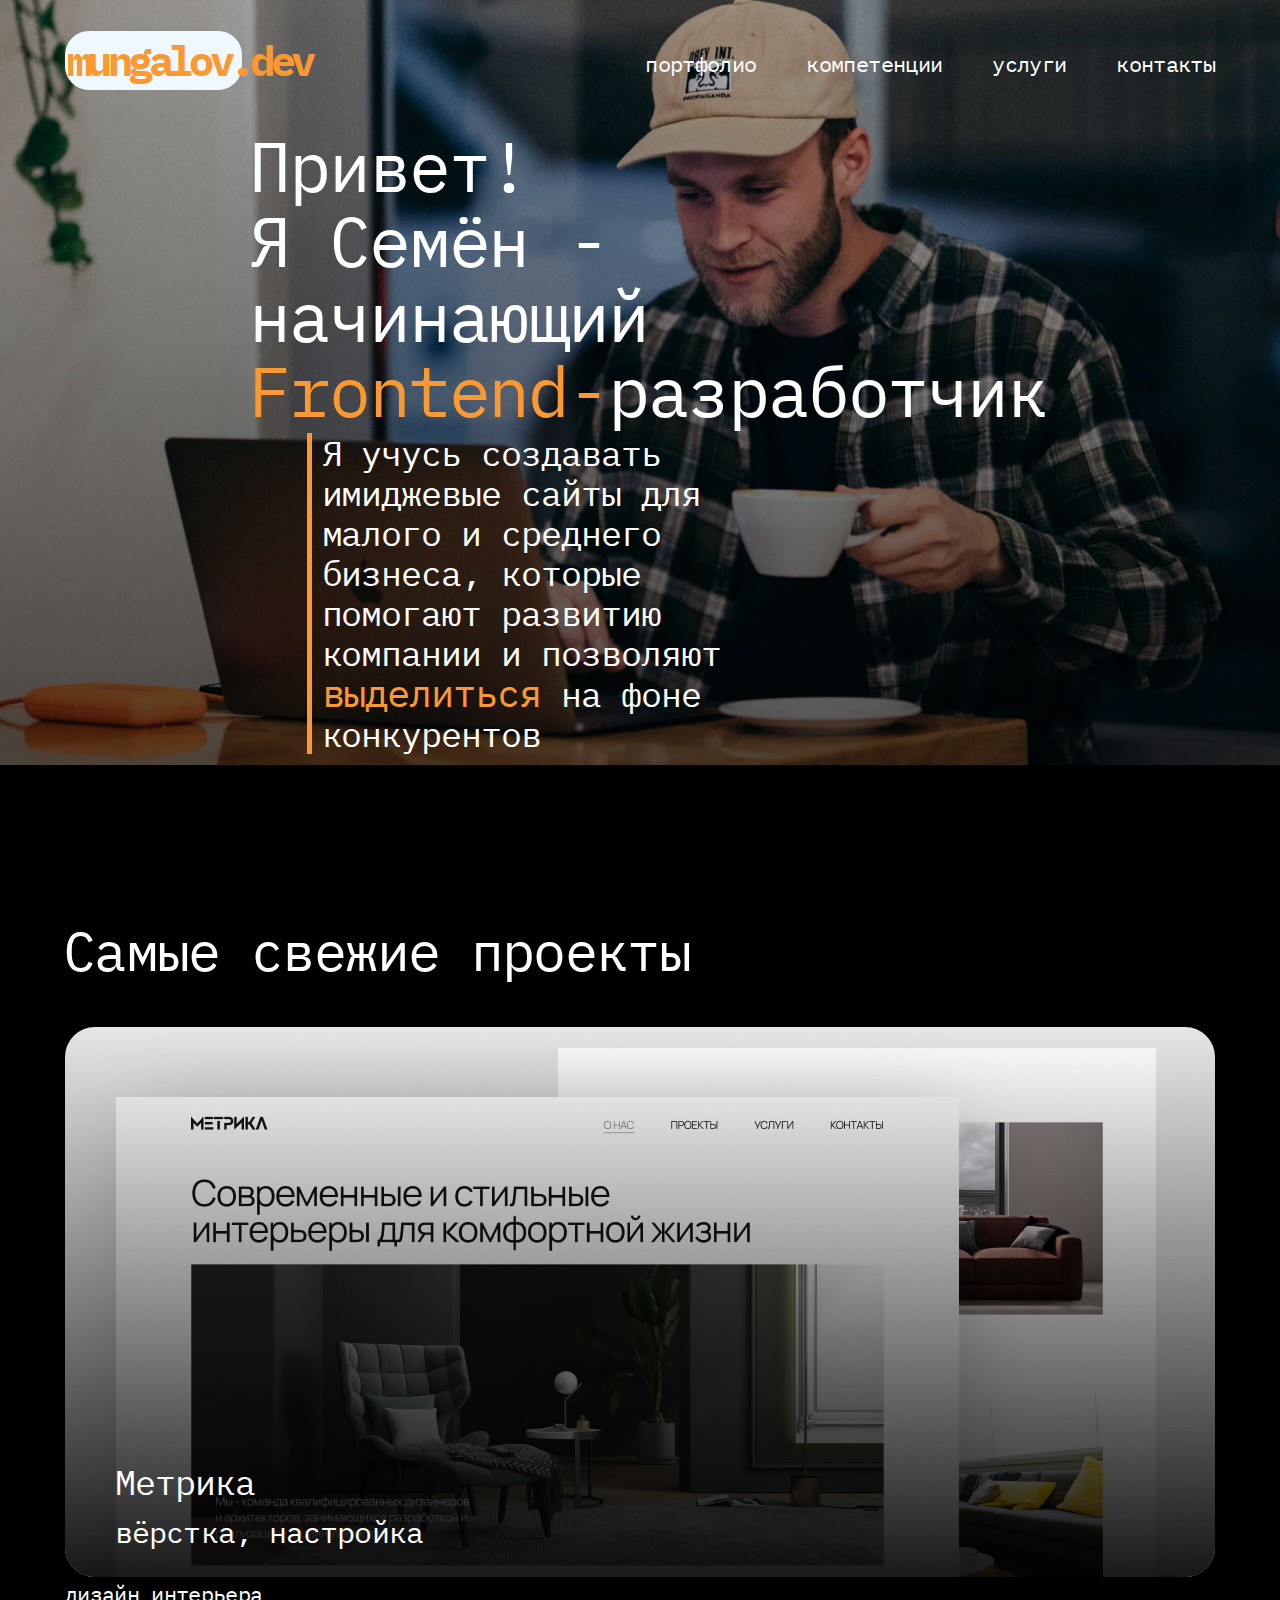
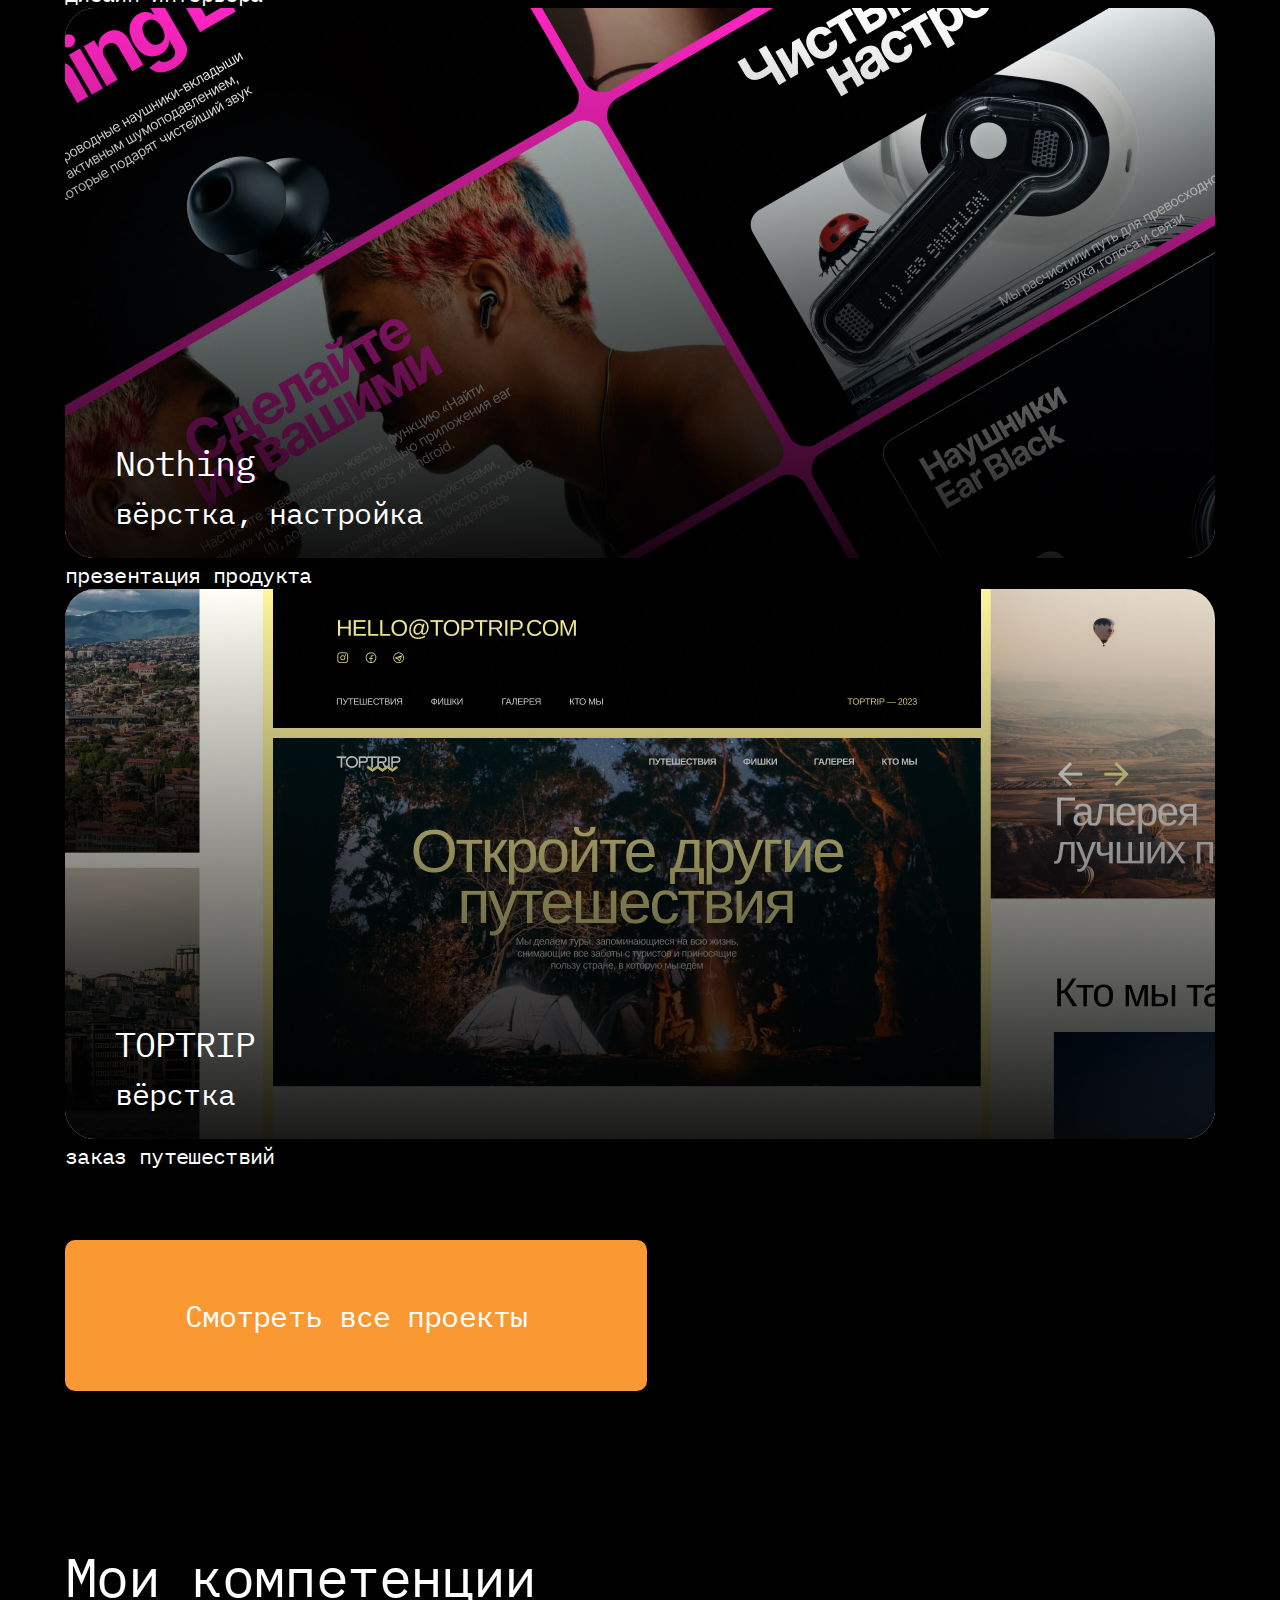
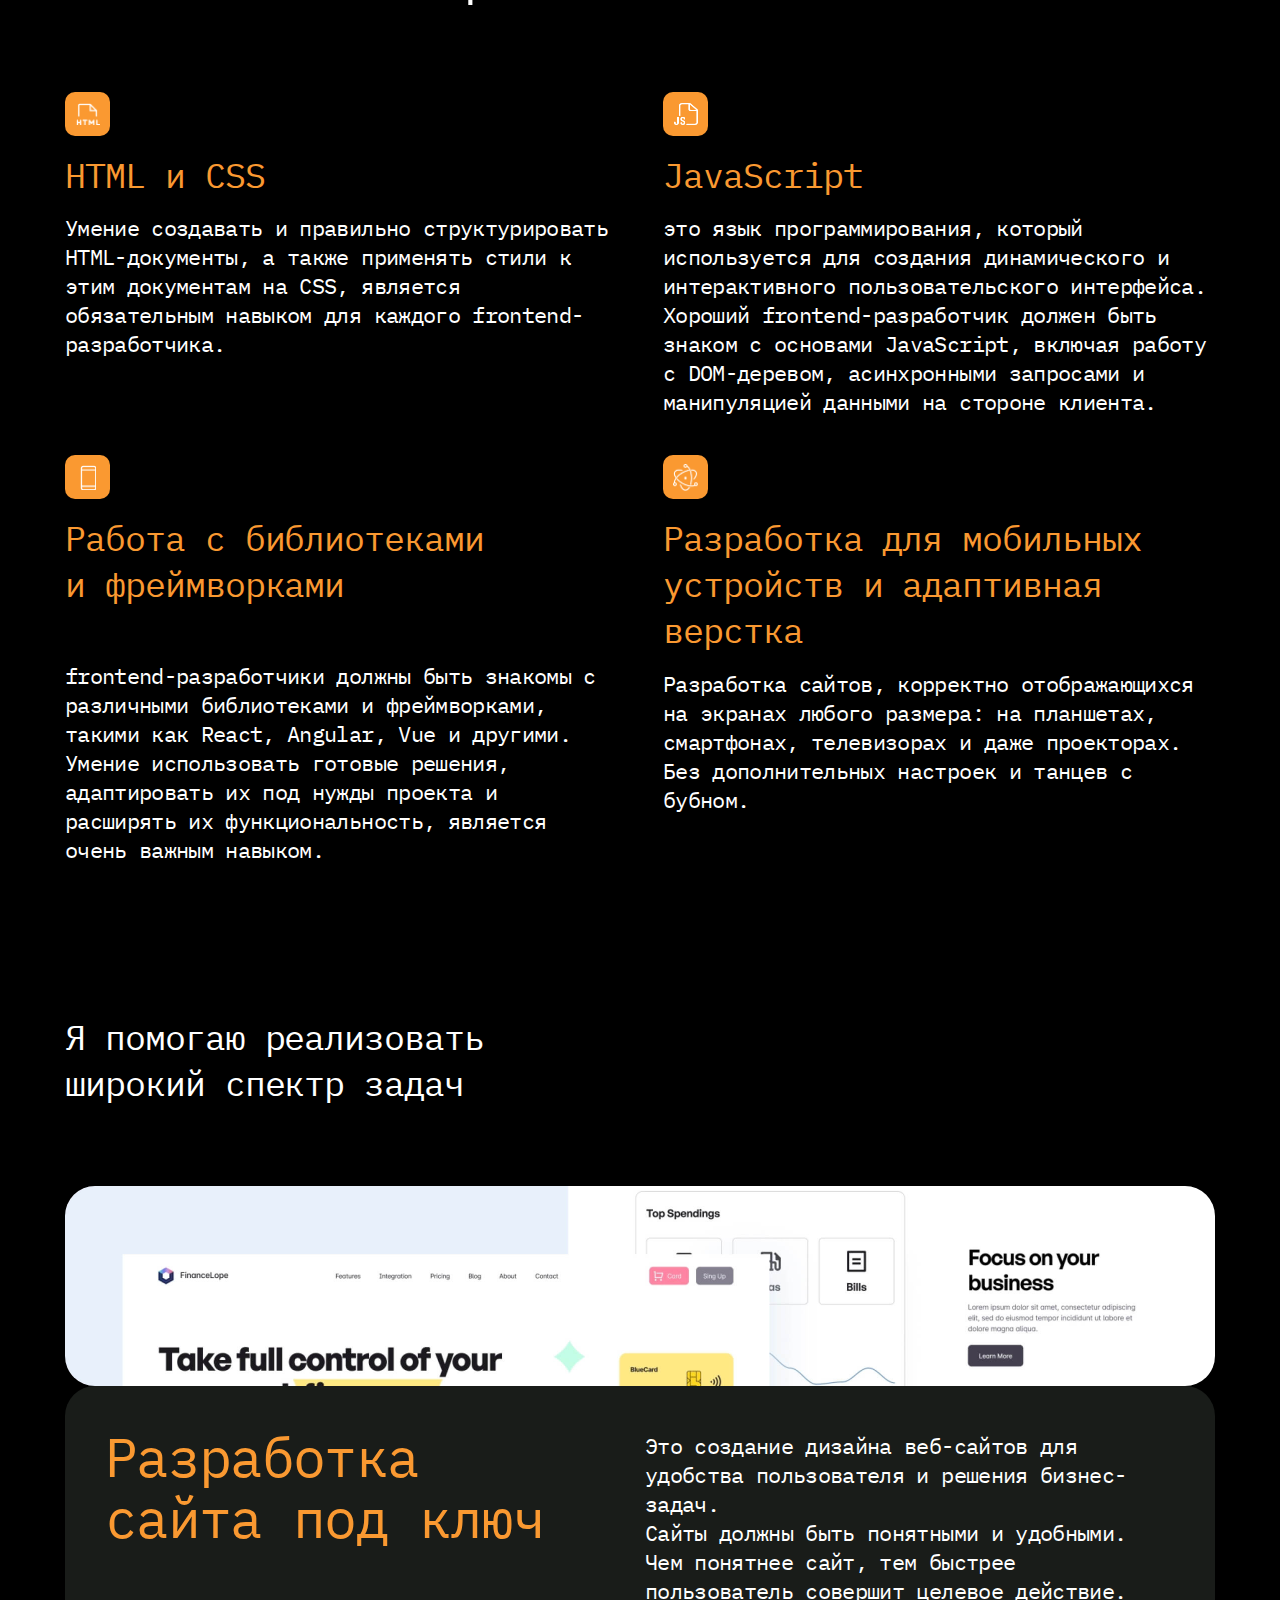
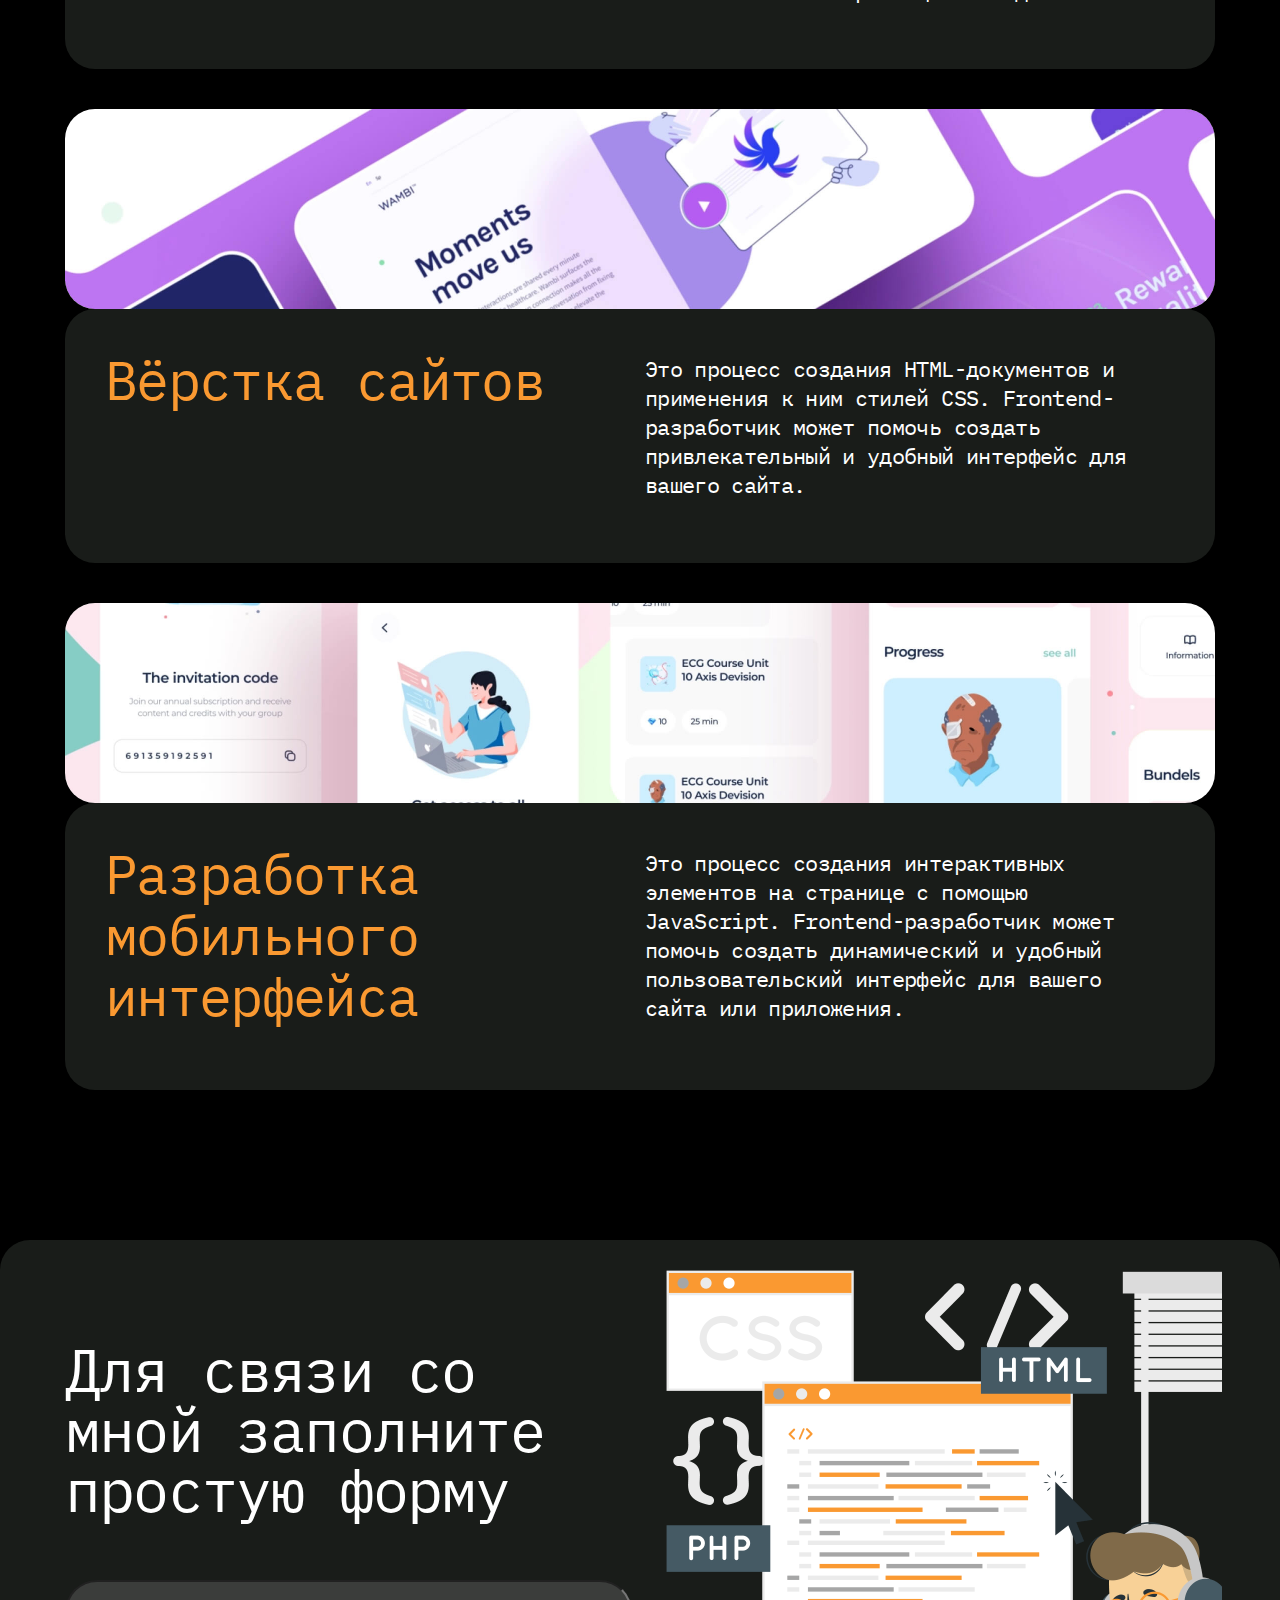
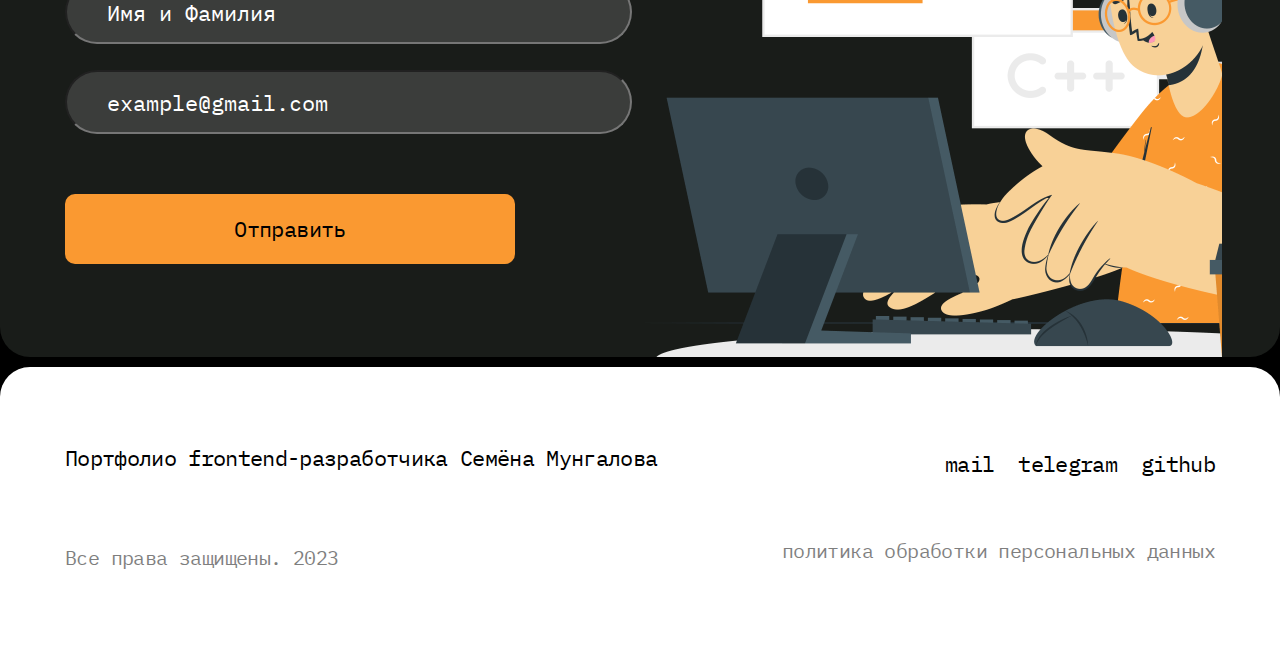
<file: index.html>
<!DOCTYPE html>
<html lang="en">
  <head>
    <meta charset="UTF-8" />
    <meta http-equiv="X-UA-Compatible" content="IE=edge" />
    <meta name="viewport" content="width=device-width, initial-scale=1.0" />
    <title>Портфолио фронтенд-разработчика Семёна Мунгалова</title>
    <link rel="icon" href="images/favicon.png" type="image/png" />
    <link rel="stylesheet" href="styles/reset.css" />
    <link rel="preconnect" href="https://fonts.googleapis.com" />
    <link rel="preconnect" href="https://fonts.gstatic.com" crossorigin />
    <link
      href="https://fonts.googleapis.com/css2?family=IBM+Plex+Mono&display=swap"
      rel="stylesheet"
    />
    <link rel="stylesheet" href="styles/index.css" />
  </head>
  <body>
    <header>
      <div class="container">
        <div class="header__menu">
          <a class="logo__link" href="https://github.com/slowrunr">mungalov.dev</a>
          <ul class="nav-links">
            <li class="nav__link">
              <a href="#portfolio">портфолио</a>
            </li>
            <li class="nav__link">
              <a href="#competencies">компетенции</a>
            </li>
            <li class="nav__link">
              <a href="#services">услуги</a>
            </li>
            <li li class="nav__link">
              <a href="#contacts">контакты</a>
            </li>
          </ul>
          <div class="js-burger-btn burger-btn">
            <div class="burger-btn__inner"></div>
          </div>  
        </div>
      </div>
          
      <div class="header-content">
        <div class="container">
          <h1 class="intro">Привет!<br>Я Семён -<br> начинающий <br> <span class="title__highlight">Frontend-</span>разработчик</h1>
          <div class="description__wrapper">
            <p class="description"> Я учусь создавать имиджевые сайты для малого и среднего бизнеса, которые
              помогают развитию компании и позволяют<br>
              <span class="description__highlight"> выделиться</span> на фоне конкурентов
            </p>
          </div>
        </div>
      </div>
     
      <div class="js-burger burger">
        <div class="burger__content">
          <a class="burger__logo" href="https://github.com/slowrunr">mungalov.dev</a>
          <ul class="burger-nav">
            <li>
              <a class="burger-nav__link" href="#portfolio">портфолио</a>
            </li>
            <li>
              <a class="burger-nav__link" href="#competencies">компетенции</a>
            </li>
            <li>
              <a class="burger-nav__link" href="#services">услуги</a>
            </li>
            <li>
              <a class="burger-nav__link" href="#contacts">контакты</a>
            </li>
          </ul>
          <p class="burger__contacts">для связи:</p>
          <ul class="js-burger__content burger__contacts-list">
            <li>
              <a class="burger__contacts-link" target="_blank" href="https://t.me/s_mungalov">telegram</a>
            </li>
            <li>
              <a class="burger__contacts-link" target="_blank" href="mailto:mungaslov.nft@gmail.com">mail</a>
            </li>
            <li>
              <a class="burger__contacts-link" target="_blank" href="https://github.com/slowrunr">github</a>
            </li>
          </ul>
        </div>
      </div>
    </header>
    <main>
      <section class="projects">
        <div class="container">
          <h2 class="projects__title" id="portfolio">Самые свежие проекты</h2>
          <ul class="projects-list">
            <li class="project">
              <picture >
                <source
                  media="(max-width: 767px)"
                  srcset="images/project-metrika-mbl.jpg"
                />
                <img
                class="project__image"
                src="images/project-metrika.jpg"
                alt="Изображение главной страницы сайта дизайн-студии интерьеров 'Метрика'"
                />
              </picture> 
              <p class="project__header">дизайн интерьера</p>
              <a class="project__link" target="_blank" href="https://slowrunr.github.io/Me3ka">Метрика</a>
              <p class="project__subtitle">вёрстка, настройка</p>
            </li>
            <li class="project">
              <picture >
                <source
                  media="(max-width: 767px)"
                  srcset="images/project-nothingear-mbl.jpg"
                />
                <img
                class="project__image"
                src="images/project-nothingear.jpg"
                alt="Изображение главной страницы сайта интернет-магазина беспроводных наушников марки 'Nothing ear'" 
                />
              </picture> 
              <p class="project__header" >презентация продукта</p>
              <a class="project__link" target="_blank" href="./404.html">Nothing</a>
              <p class="project__subtitle">вёрстка, настройка</p>
            </li>
            <li class="project">
              <picture >
                <source
                  media="(max-width: 767px)"
                  srcset="images/project-toptrip-mbl.jpg"
                />
                <img
                class="project__image"
                src="images/project-toptrip.jpg" 
                alt="Изображение главной страницы сайта про путешествия 'TOPTRIP'" 
                />
              </picture> 
              <p class="project__header">заказ путешествий</p>
              <a class="project__link" target="_blank" href="./404.html">TOPTRIP</a>
              <p class="project__subtitle">вёрстка</p>
            </li>
          </ul>
          <a class="all-projects" href="https://github.com/slowrunr">Смотреть все проекты</a>
        </div>
      </section>
      <section class="competencies" id="competencies">
        <div class="container">
          <h2 class="competencies__title">Мои компетенции</h2>
          <ul class="competencies-list">
            <li class="competency">
              <h3 class="competency__name">HTML и CSS</h3>
              <p class="competency__description">
                Умение создавать и правильно
                структурировать HTML-документы, а также применять стили к этим
                документам на CSS, является обязательным навыком для каждого
                frontend-разработчика. 
              </p>
            </li>
            <li class="competency">
              <h3 class="competency__name">JavaScript</h3>
              <p class="competency__description">
                это язык программирования, который используется для создания
                динамического и интерактивного пользовательского интерфейса.
                Хороший frontend-разработчик должен быть знаком с основами
                JavaScript, включая работу с DOM-деревом, асинхронными запросами и
                манипуляцией данными на стороне клиента.
              </p>
            </li>
            <li class="competency">
              <h3 class="competency__name">Работа с библиотеками <br> и фреймворками</h3>
              <p class="competency__description">
                frontend-разработчики должны быть знакомы с различными
                библиотеками и фреймворками, такими как React, Angular, Vue и
                другими. Умение использовать готовые решения, адаптировать их под
                нужды проекта и расширять их функциональность, является очень
                важным навыком.
              </p>
            </li>
            <li class="competency">
              <h3 class="competency__name">Разработка для мобильных устройств и адаптивная верстка</h3>
              <p class="competency__description">
                Разработка сайтов, корректно отображающихся на экранах любого размера: на планшетах, смартфонах, телевизорах и даже проекторах. 
                Без дополнительных настроек и танцев с бубном.
              </p>
            </li>
        </div>
        </ul>
      </section>
      <section class="services" id="services">
        <div class="container">
          <h3 class="services__title">Я помогаю реализовать широкий спектр задач</h3>
          <ul class="services-list">
            <li class="service__item">
              <div class="service__image"></div>
              <div class="service__description-wrapper">
                <h2 class="service__name">Разработка сайта под ключ</h2>
                <p class="service__description">
                  Это создание дизайна веб-сайтов для удобства пользователя и
                  решения бизнес-задач.<br />
                  Сайты должны быть понятными и удобными. Чем понятнее сайт, тем
                  быстрее пользователь совершит целевое действие.
                </p>
              </div>
            </li>
            <li>
              <div class="service__image"></div>
              <div class="service__description-wrapper">
                <h2 class="service__name">Вёрстка сайтов</h2>
                <p class="service__description">
                  Это процесс создания HTML-документов и применения к ним стилей
                  CSS. Frontend-разработчик может помочь создать привлекательный
                  и удобный интерфейс для вашего сайта.
                </p>
              </div>
            </li>
            <li>
              <div class="service__image"></div>
              <div class="service__description-wrapper">
                <h2 class="service__name">Разработка мобильного интерфейса</h2>
                <p class="service__description">
                  Это процесс создания интерактивных элементов на странице с
                  помощью JavaScript. Frontend-разработчик может помочь создать
                  динамический и удобный пользовательский интерфейс для вашего
                  сайта или приложения.
                </p>
              </div>
            </li>
          </ul>
        </div>
      </section>
      <section class="contact-me" id="contacts">
        <div class="container">
          <p class="form__instruction">
            Для связи со мной заполните простую форму
          </p>
          <form id="feedback__link" class="order__form">
            <input
              class="input"
              type="text"
              name="name"
              placeholder="Имя и Фамилия"
            />
            <input
              class="input"
              type="email"
              name="email"
              placeholder="example@gmail.com"
            />
          </form>
          <a class="send__order" href="email:mungaslov.nft@gmail.com"
            >Отправить
          </a>
        </div>
      </section>
    </main>
    <footer>
      <div class="container">
        <div class="footer__contacts-wrapper">
          <p class="footer__title">
            Портфолио frontend-разработчика Семёна Мунгалова
          </p>
          <ul class="footer-links">
            <li>
              <a
                class="footer__link"
                target="_blank"
                href="mailto:mungaslov.nft@gmail.com"
                >mail
              </a>
            </li>
            <li>
              <a
                class="footer__link"
                target="_blank"
                href="https://t.me/s_mungalov"
                >telegram
              </a>
            </li>
            <li>
              <a
                class="footer__link"
                target="_blank"
                href="https://github.com/slowrunr"
                >github
              </a>
            </li>
          </ul>
        </div>
        <div class="footer__policy-wrapper">
          <p class="footer__subtitle">Все права защищены. 2023</p>
          <a class="policy" href="./pdpp.html"
            >политика обработки персональных данных</a
          >
        </div>
      </div>
    </footer>
    <script src="burger.js"></script>
  </body>
</html>
</file>
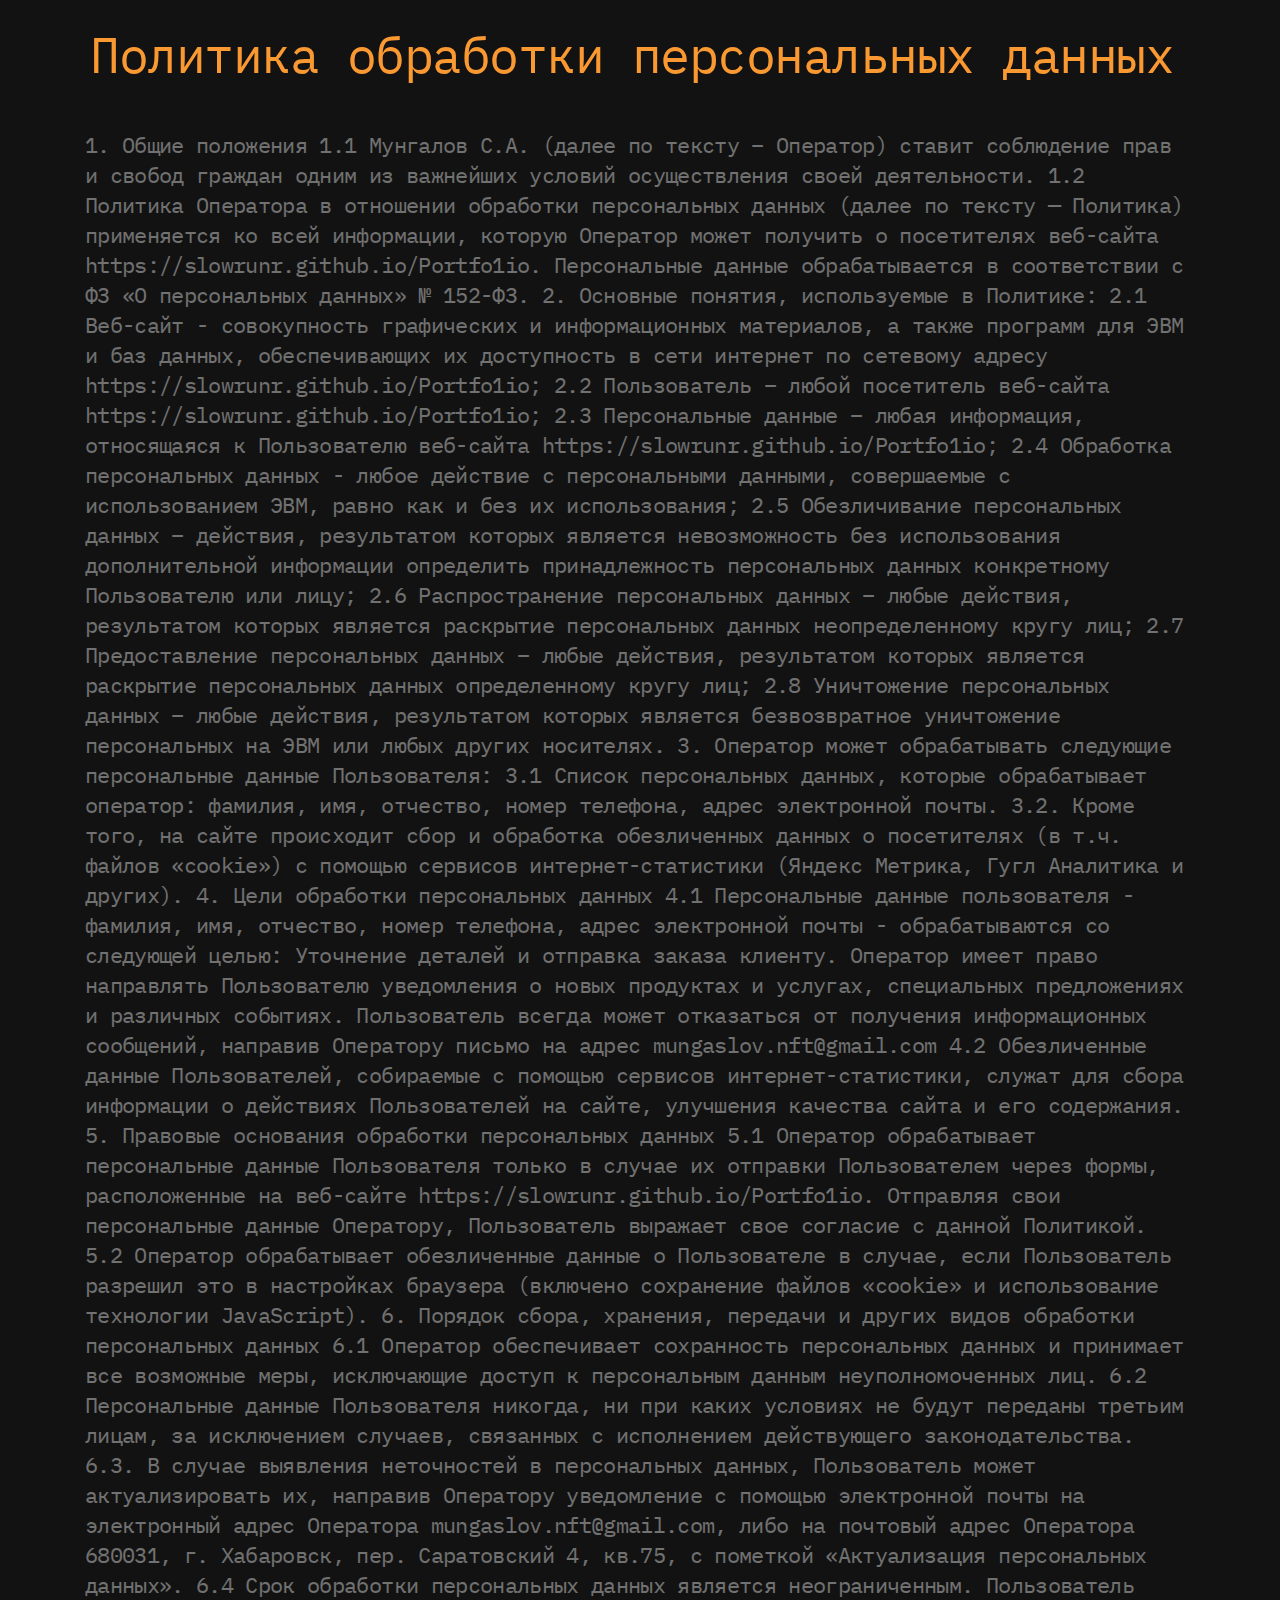
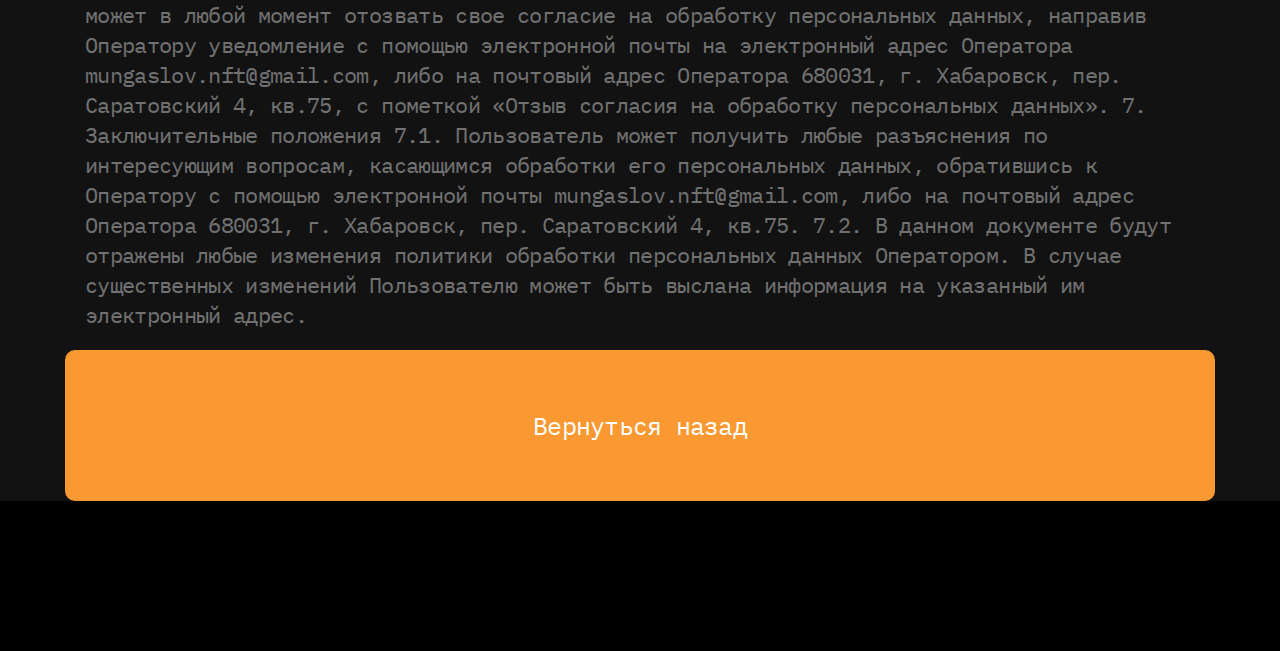
<file: pdpp.html>
<!DOCTYPE html>
<html lang="en">
  <head>
    <meta charset="UTF-8" />
    <meta http-equiv="X-UA-Compatible" content="IE=edge" />
    <meta name="viewport" content="width=device-width, initial-scale=1.0" />
    <title>Портфолио frontend-разработчика Семёна Мунгалова</title>
    <link rel="icon" href="images/portfolio-favicon.png" type="image/png" />
    <link rel="stylesheet" href="styles/reset.css" />
    <link rel="preconnect" href="https://fonts.googleapis.com" />
    <link rel="preconnect" href="https://fonts.gstatic.com" crossorigin />
    <link
      href="https://fonts.googleapis.com/css2?family=IBM+Plex+Mono&display=swap"
      rel="stylesheet"
    />
    <link rel="stylesheet" href="styles/index.css" />
  </head>
  <body>
    <main>
      <section class="pdpp">
        <div class="container">
          <h1 class="pdpp__title">Политика обработки персональных данных</h1>
          <p class="pdpp__text">
            1. Общие положения 1.1 Мунгалов С.А. (далее по тексту – Оператор)
            ставит соблюдение прав и свобод граждан одним из важнейших условий
            осуществления своей деятельности. 1.2 Политика Оператора в отношении
            обработки персональных данных (далее по тексту — Политика)
            применяется ко всей информации, которую Оператор может получить о
            посетителях веб-сайта https://slowrunr.github.io/Portfo1io.
            Персональные данные обрабатывается в соответствии с ФЗ «О
            персональных данных» № 152-ФЗ. 2. Основные понятия, используемые в
            Политике: 2.1 Веб-сайт - совокупность графических и информационных
            материалов, а также программ для ЭВМ и баз данных, обеспечивающих их
            доступность в сети интернет по сетевому адресу
            https://slowrunr.github.io/Portfo1io; 2.2 Пользователь – любой
            посетитель веб-сайта https://slowrunr.github.io/Portfo1io; 2.3
            Персональные данные – любая информация, относящаяся к Пользователю
            веб-сайта https://slowrunr.github.io/Portfo1io; 2.4 Обработка
            персональных данных - любое действие с персональными данными,
            совершаемые с использованием ЭВМ, равно как и без их использования;
            2.5 Обезличивание персональных данных – действия, результатом
            которых является невозможность без использования дополнительной
            информации определить принадлежность персональных данных конкретному
            Пользователю или лицу; 2.6 Распространение персональных данных –
            любые действия, результатом которых является раскрытие персональных
            данных неопределенному кругу лиц; 2.7 Предоставление персональных
            данных – любые действия, результатом которых является раскрытие
            персональных данных определенному кругу лиц; 2.8 Уничтожение
            персональных данных – любые действия, результатом которых является
            безвозвратное уничтожение персональных на ЭВМ или любых других
            носителях. 3. Оператор может обрабатывать следующие персональные
            данные Пользователя: 3.1 Список персональных данных, которые
            обрабатывает оператор: фамилия, имя, отчество, номер телефона, адрес
            электронной почты. 3.2. Кроме того, на сайте происходит сбор и
            обработка обезличенных данных о посетителях (в т.ч. файлов «cookie»)
            с помощью сервисов интернет-статистики (Яндекс Метрика, Гугл
            Аналитика и других). 4. Цели обработки персональных данных 4.1
            Персональные данные пользователя - фамилия, имя, отчество, номер
            телефона, адрес электронной почты - обрабатываются со следующей
            целью: Уточнение деталей и отправка заказа клиенту. Оператор имеет
            право направлять Пользователю уведомления о новых продуктах и
            услугах, специальных предложениях и различных событиях. Пользователь
            всегда может отказаться от получения информационных сообщений,
            направив Оператору письмо на адрес mungaslov.nft@gmail.com 4.2
            Обезличенные данные Пользователей, собираемые с помощью сервисов
            интернет-статистики, служат для сбора информации о действиях
            Пользователей на сайте, улучшения качества сайта и его содержания.
            5. Правовые основания обработки персональных данных 5.1 Оператор
            обрабатывает персональные данные Пользователя только в случае их
            отправки Пользователем через формы, расположенные на веб-сайте
            https://slowrunr.github.io/Portfo1io. Отправляя свои персональные
            данные Оператору, Пользователь выражает свое согласие с данной
            Политикой. 5.2 Оператор обрабатывает обезличенные данные о
            Пользователе в случае, если Пользователь разрешил это в настройках
            браузера (включено сохранение файлов «cookie» и использование
            технологии JavaScript). 6. Порядок сбора, хранения, передачи и
            других видов обработки персональных данных 6.1 Оператор обеспечивает
            сохранность персональных данных и принимает все возможные меры,
            исключающие доступ к персональным данным неуполномоченных лиц. 6.2
            Персональные данные Пользователя никогда, ни при каких условиях не
            будут переданы третьим лицам, за исключением случаев, связанных с
            исполнением действующего законодательства. 6.3. В случае выявления
            неточностей в персональных данных, Пользователь может
            актуализировать их, направив Оператору уведомление с помощью
            электронной почты на электронный адрес Оператора
            mungaslov.nft@gmail.com, либо на почтовый адрес Оператора 680031, г.
            Хабаровск, пер. Саратовский 4, кв.75, с пометкой «Актуализация
            персональных данных». 6.4 Срок обработки персональных данных
            является неограниченным. Пользователь может в любой момент отозвать
            свое согласие на обработку персональных данных, направив Оператору
            уведомление с помощью электронной почты на электронный адрес
            Оператора mungaslov.nft@gmail.com, либо на почтовый адрес Оператора
            680031, г. Хабаровск, пер. Саратовский 4, кв.75, с пометкой «Отзыв
            согласия на обработку персональных данных». 7. Заключительные
            положения 7.1. Пользователь может получить любые разъяснения по
            интересующим вопросам, касающимся обработки его персональных данных,
            обратившись к Оператору с помощью электронной почты
            mungaslov.nft@gmail.com, либо на почтовый адрес Оператора 680031, г.
            Хабаровск, пер. Саратовский 4, кв.75. 7.2. В данном документе будут
            отражены любые изменения политики обработки персональных данных
            Оператором. В случае существенных изменений Пользователю может быть
            выслана информация на указанный им электронный адрес.
          </p>
          <a class="back__btn" href="./index.html">Вернуться назад</a>
        </div>
      </section>
    </main>
  </body>
</html>
</file>
<file: styles/index.css>
@import "../styles/main.css";
@import "../styles/header.css";
@import "../styles/header-content.css";
@import "../styles/projects.css";
@import "../styles/competencies.css";
@import "../styles/services.css";
@import "../styles/contact-me.css";
@import "../styles/input.css";
@import "../styles/footer.css";
@import "../styles/pdpp.css";
@import "../styles/404.css";
</file>
